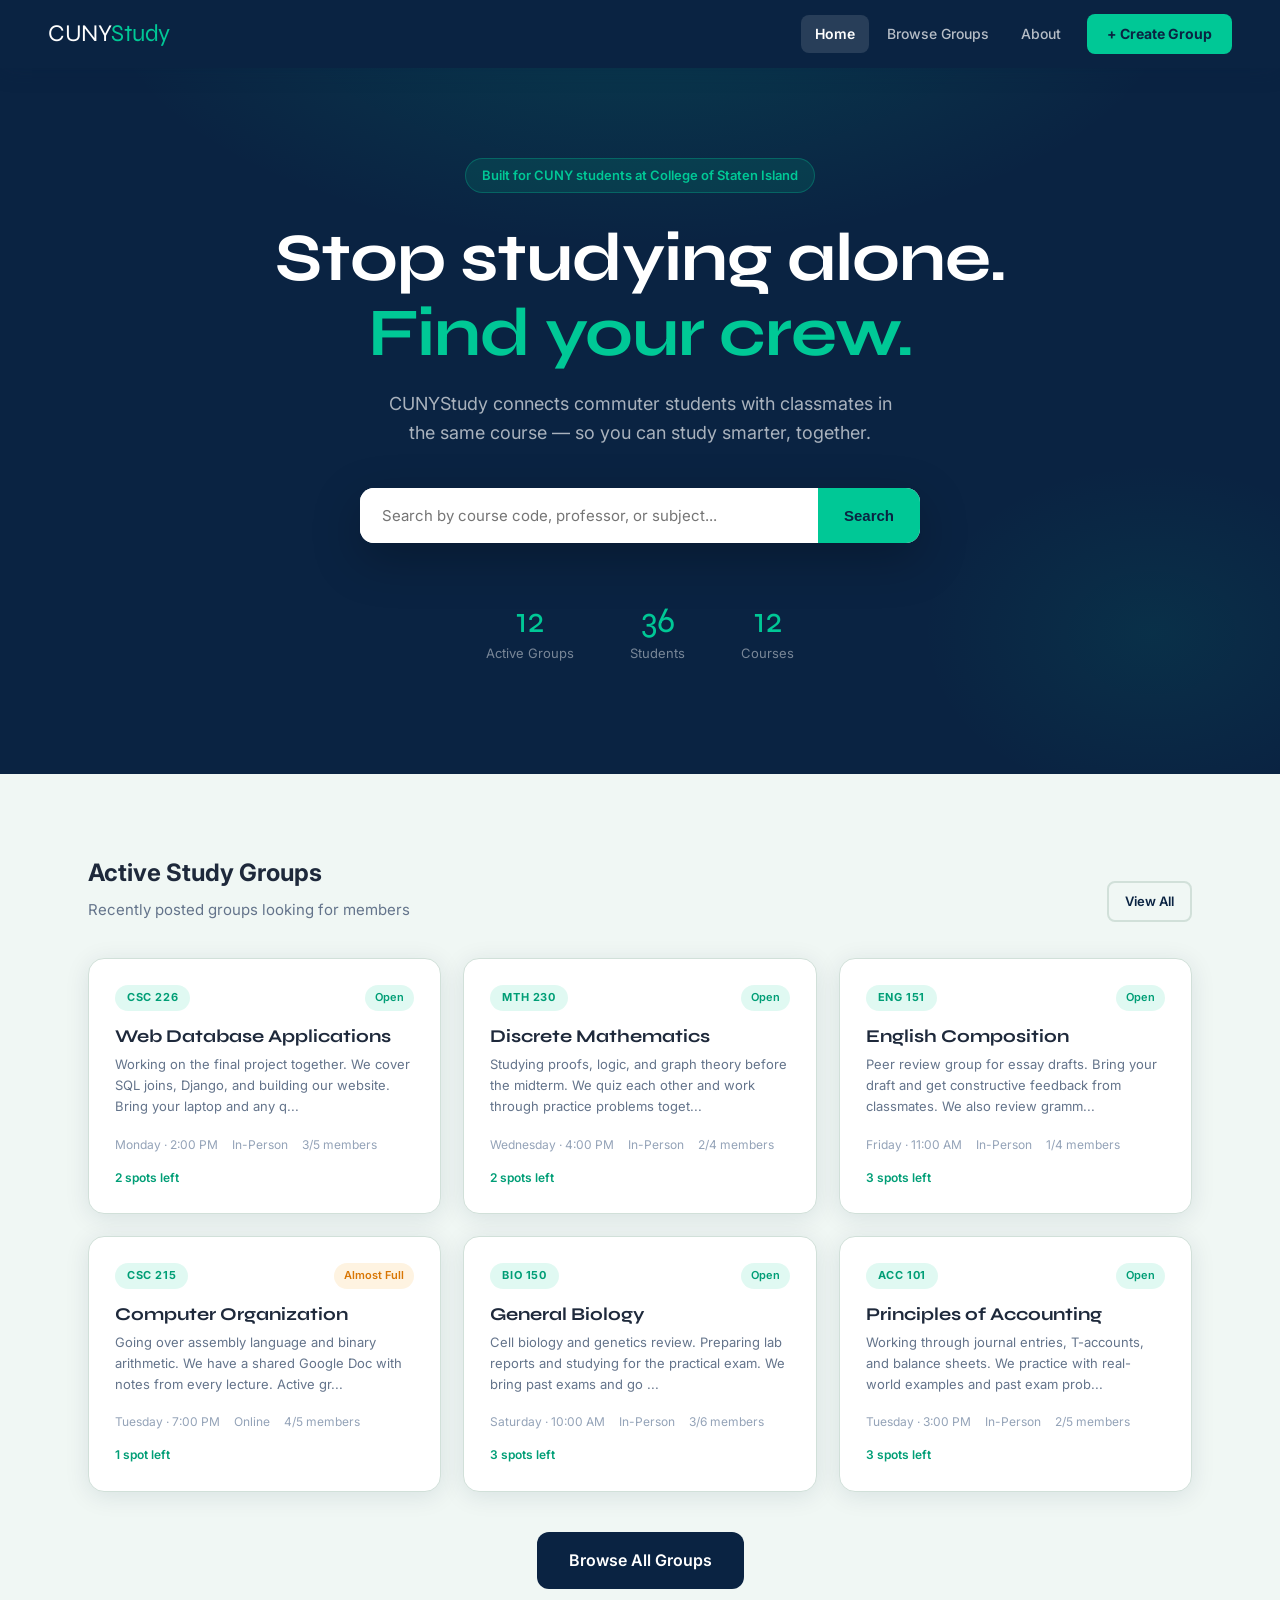
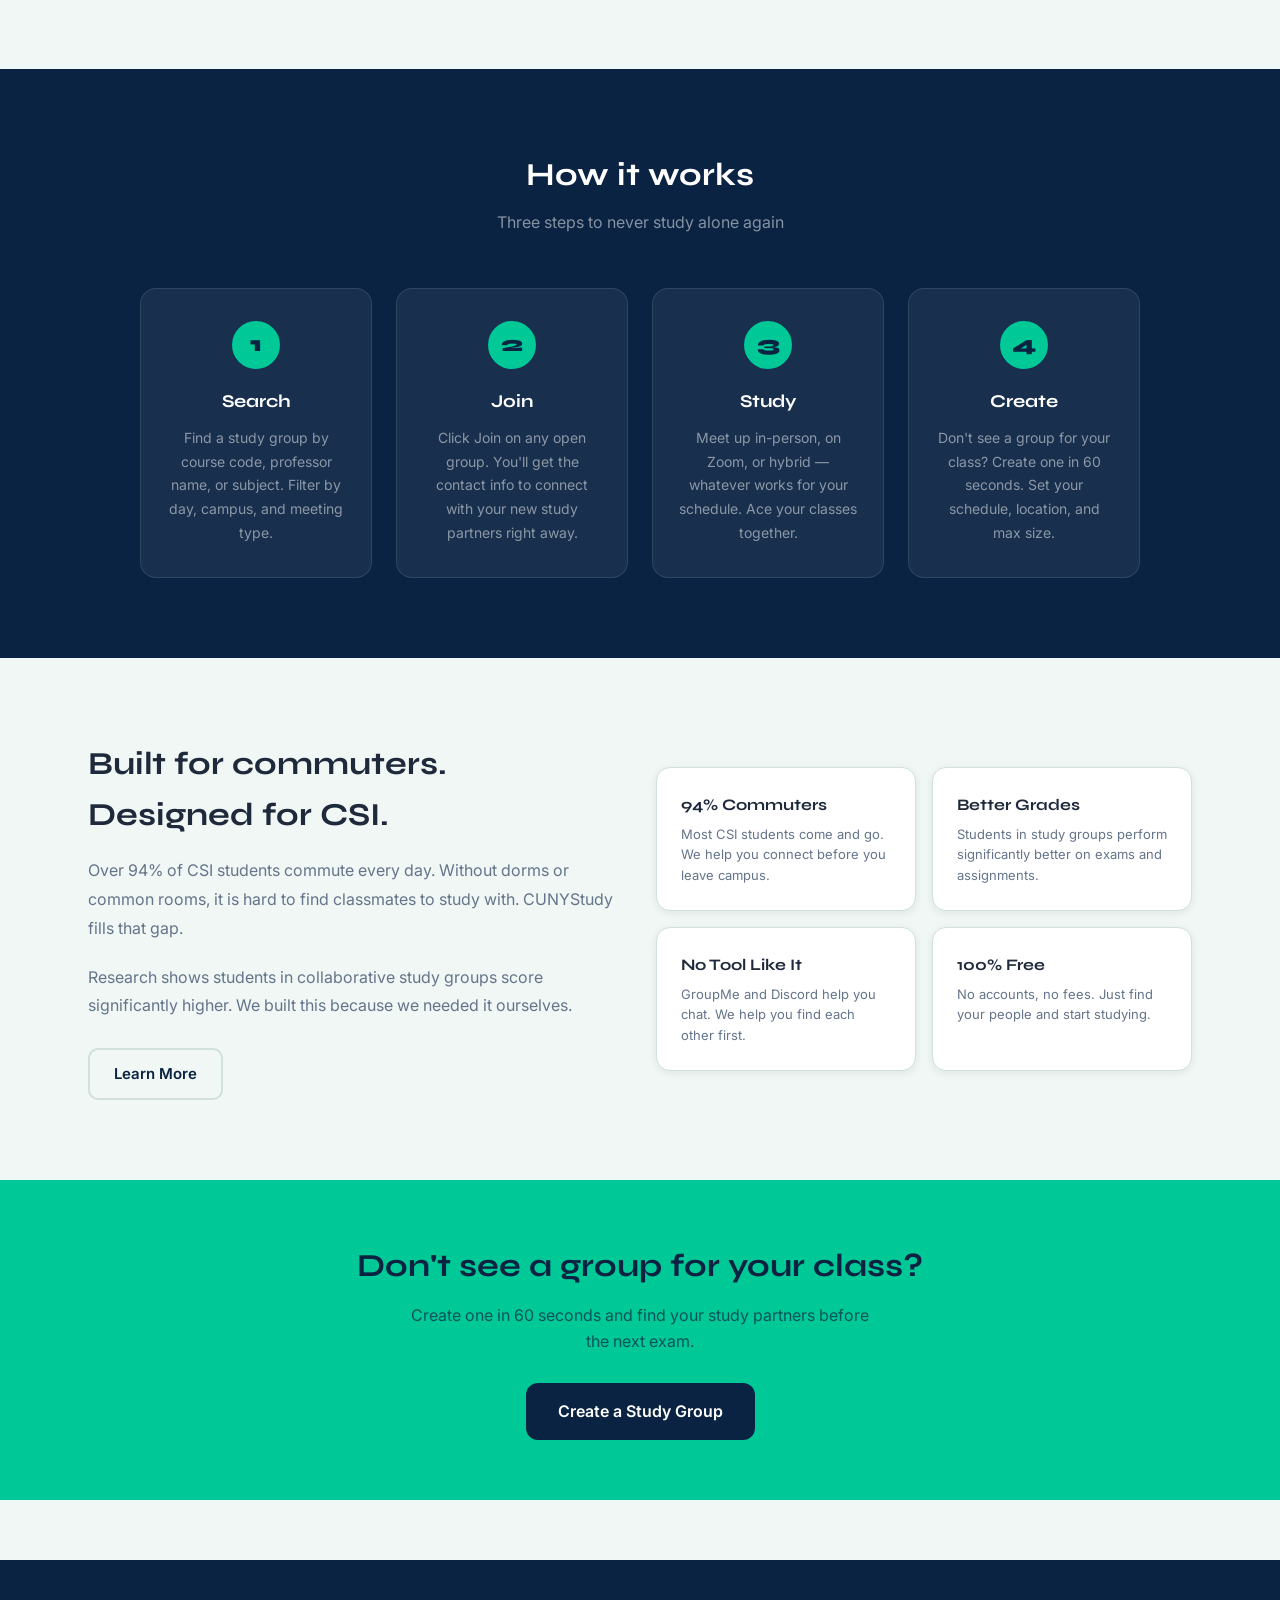
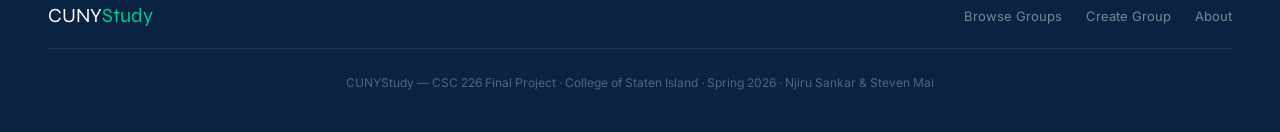
<file: index.html>
<!DOCTYPE html>
<html lang="en">
<head>
  <meta charset="UTF-8">
  <meta name="viewport" content="width=device-width, initial-scale=1.0">
  <title>CUNYStudy — Find Your Study Group at CSI</title>
  <link rel="stylesheet" href="style.css">
</head>
<body data-page="index">

<nav>
  <a class="nav-logo" href="index.html">CUNY<span>Study</span></a>
  <div class="nav-links">
    <a href="index.html" class="active hide-mobile">Home</a>
    <a href="browse.html" class="hide-mobile">Browse Groups</a>
    <a href="about.html" class="hide-mobile">About</a>
    <a href="create.html" class="nav-cta">+ Create Group</a>
  </div>
</nav>

<section class="hero">
  <div class="hero-bg"></div>
  <div class="hero-badge">Built for CUNY students at College of Staten Island</div>
  <h1>Stop studying alone.<br><span>Find your crew.</span></h1>
  <p>CUNYStudy connects commuter students with classmates in the same course — so you can study smarter, together.</p>
  <form class="hero-search-wrap" id="hero-search-form">
    <input type="text" id="hero-q" placeholder="Search by course code, professor, or subject...">
    <button type="submit">Search</button>
  </form>
  <div class="hero-stats">
    <div class="hero-stat"><span class="num" id="stat-groups">0</span><div class="lbl">Active Groups</div></div>
    <div class="hero-stat"><span class="num" id="stat-students">0</span><div class="lbl">Students</div></div>
    <div class="hero-stat"><span class="num" id="stat-courses">0</span><div class="lbl">Courses</div></div>
  </div>
</section>

<div class="section">
  <div class="section-head-row">
    <div>
      <h2>Active Study Groups</h2>
      <p style="color:var(--gray);font-size:15px;margin-top:6px;">Recently posted groups looking for members</p>
    </div>
    <a href="browse.html" class="btn btn-outline btn-sm">View All</a>
  </div>
  <div class="cards-grid" id="featured-grid"></div>
  <div style="text-align:center;margin-top:40px;">
    <a href="browse.html" class="btn btn-dark btn-lg">Browse All Groups</a>
  </div>
</div>

<div class="how-section">
  <div style="max-width:1000px;margin:0 auto;text-align:center;">
    <h2 style="font-family:'Syne',sans-serif;font-size:32px;color:#fff;margin-bottom:10px;">How it works</h2>
    <p style="color:rgba(255,255,255,0.5);margin-bottom:52px;font-size:16px;">Three steps to never study alone again</p>
    <div class="how-grid">
      <div class="how-card"><div class="how-num">1</div><h3>Search</h3><p>Find a study group by course code, professor name, or subject. Filter by day, campus, and meeting type.</p></div>
      <div class="how-card"><div class="how-num">2</div><h3>Join</h3><p>Click Join on any open group. You'll get the contact info to connect with your new study partners right away.</p></div>
      <div class="how-card"><div class="how-num">3</div><h3>Study</h3><p>Meet up in-person, on Zoom, or hybrid — whatever works for your schedule. Ace your classes together.</p></div>
      <div class="how-card"><div class="how-num">4</div><h3>Create</h3><p>Don't see a group for your class? Create one in 60 seconds. Set your schedule, location, and max size.</p></div>
    </div>
  </div>
</div>

<div class="section" style="max-width:1200px;">
  <div style="display:grid;grid-template-columns:1fr 1fr;gap:32px;align-items:center;" class="about-grid">
    <div>
      <h2 style="font-family:'Syne',sans-serif;font-size:32px;margin-bottom:16px;">Built for commuters.<br>Designed for CSI.</h2>
      <p style="color:var(--gray);font-size:16px;line-height:1.8;margin-bottom:20px;">Over 94% of CSI students commute every day. Without dorms or common rooms, it is hard to find classmates to study with. CUNYStudy fills that gap.</p>
      <p style="color:var(--gray);font-size:16px;line-height:1.8;margin-bottom:28px;">Research shows students in collaborative study groups score significantly higher. We built this because we needed it ourselves.</p>
      <a href="about.html" class="btn btn-outline">Learn More</a>
    </div>
    <div style="display:grid;grid-template-columns:1fr 1fr;gap:16px;">
      <div style="background:#fff;border-radius:14px;padding:24px;border:1px solid var(--border);box-shadow:var(--shadow-sm);"><h3 style="font-family:'Syne',sans-serif;font-size:16px;margin-bottom:6px;">94% Commuters</h3><p style="color:var(--gray);font-size:13px;line-height:1.6;">Most CSI students come and go. We help you connect before you leave campus.</p></div>
      <div style="background:#fff;border-radius:14px;padding:24px;border:1px solid var(--border);box-shadow:var(--shadow-sm);"><h3 style="font-family:'Syne',sans-serif;font-size:16px;margin-bottom:6px;">Better Grades</h3><p style="color:var(--gray);font-size:13px;line-height:1.6;">Students in study groups perform significantly better on exams and assignments.</p></div>
      <div style="background:#fff;border-radius:14px;padding:24px;border:1px solid var(--border);box-shadow:var(--shadow-sm);"><h3 style="font-family:'Syne',sans-serif;font-size:16px;margin-bottom:6px;">No Tool Like It</h3><p style="color:var(--gray);font-size:13px;line-height:1.6;">GroupMe and Discord help you chat. We help you find each other first.</p></div>
      <div style="background:#fff;border-radius:14px;padding:24px;border:1px solid var(--border);box-shadow:var(--shadow-sm);"><h3 style="font-family:'Syne',sans-serif;font-size:16px;margin-bottom:6px;">100% Free</h3><p style="color:var(--gray);font-size:13px;line-height:1.6;">No accounts, no fees. Just find your people and start studying.</p></div>
    </div>
  </div>
</div>

<div style="background:var(--teal);padding:60px 48px;text-align:center;">
  <h2 style="font-family:'Syne',sans-serif;font-size:32px;color:var(--navy);margin-bottom:12px;">Don't see a group for your class?</h2>
  <p style="color:rgba(10,35,66,0.7);font-size:16px;margin-bottom:28px;max-width:480px;margin-left:auto;margin-right:auto;">Create one in 60 seconds and find your study partners before the next exam.</p>
  <a href="create.html" class="btn btn-dark btn-lg">Create a Study Group</a>
</div>

<footer>
  <div class="footer-inner">
    <a class="footer-logo" href="index.html">CUNY<span>Study</span></a>
    <div class="footer-links">
      <a href="browse.html">Browse Groups</a>
      <a href="create.html">Create Group</a>
      <a href="about.html">About</a>
    </div>
  </div>
  <div class="footer-inner"><p class="footer-copy">CUNYStudy &mdash; CSC 226 Final Project &middot; College of Staten Island &middot; Spring 2026 &middot; Njiru Sankar & Steven Mai</p></div>
</footer>

<div class="toast"></div>
<script src="app.js"></script>
</body>
</html>
</file>
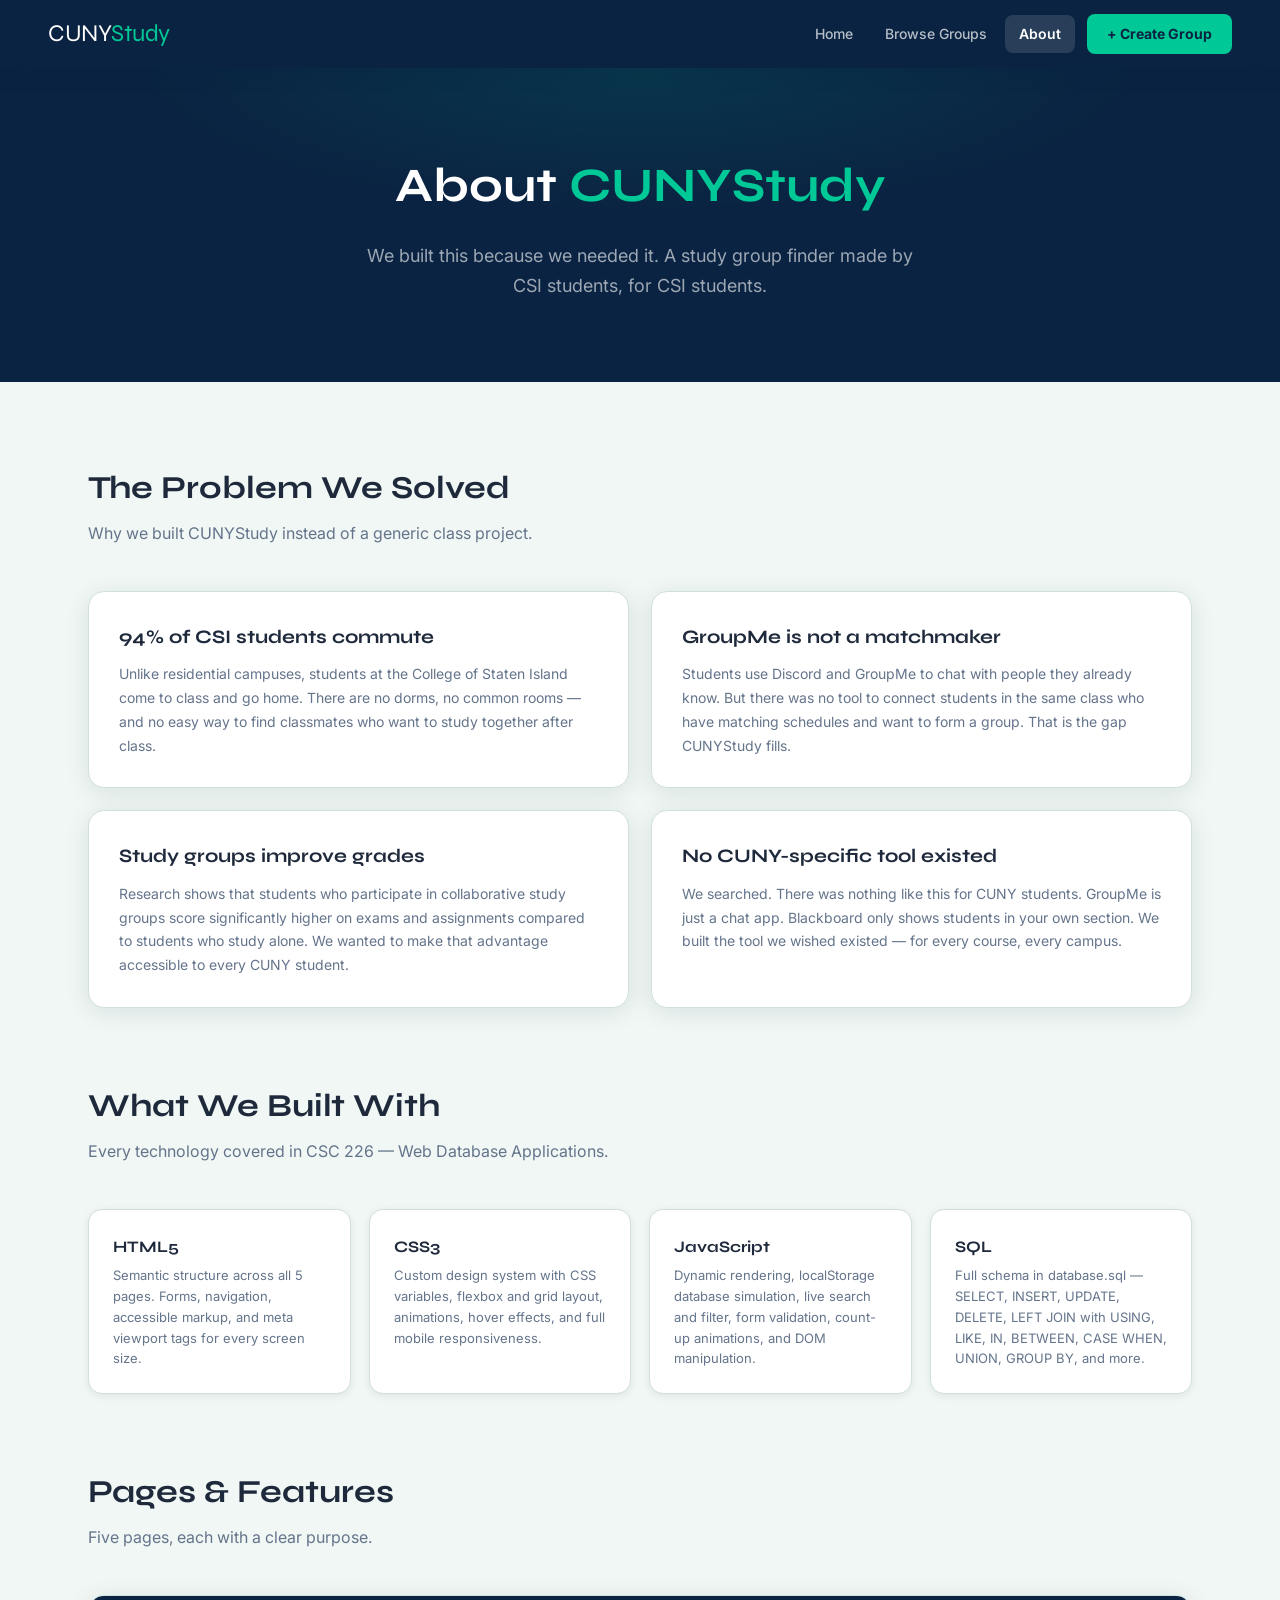
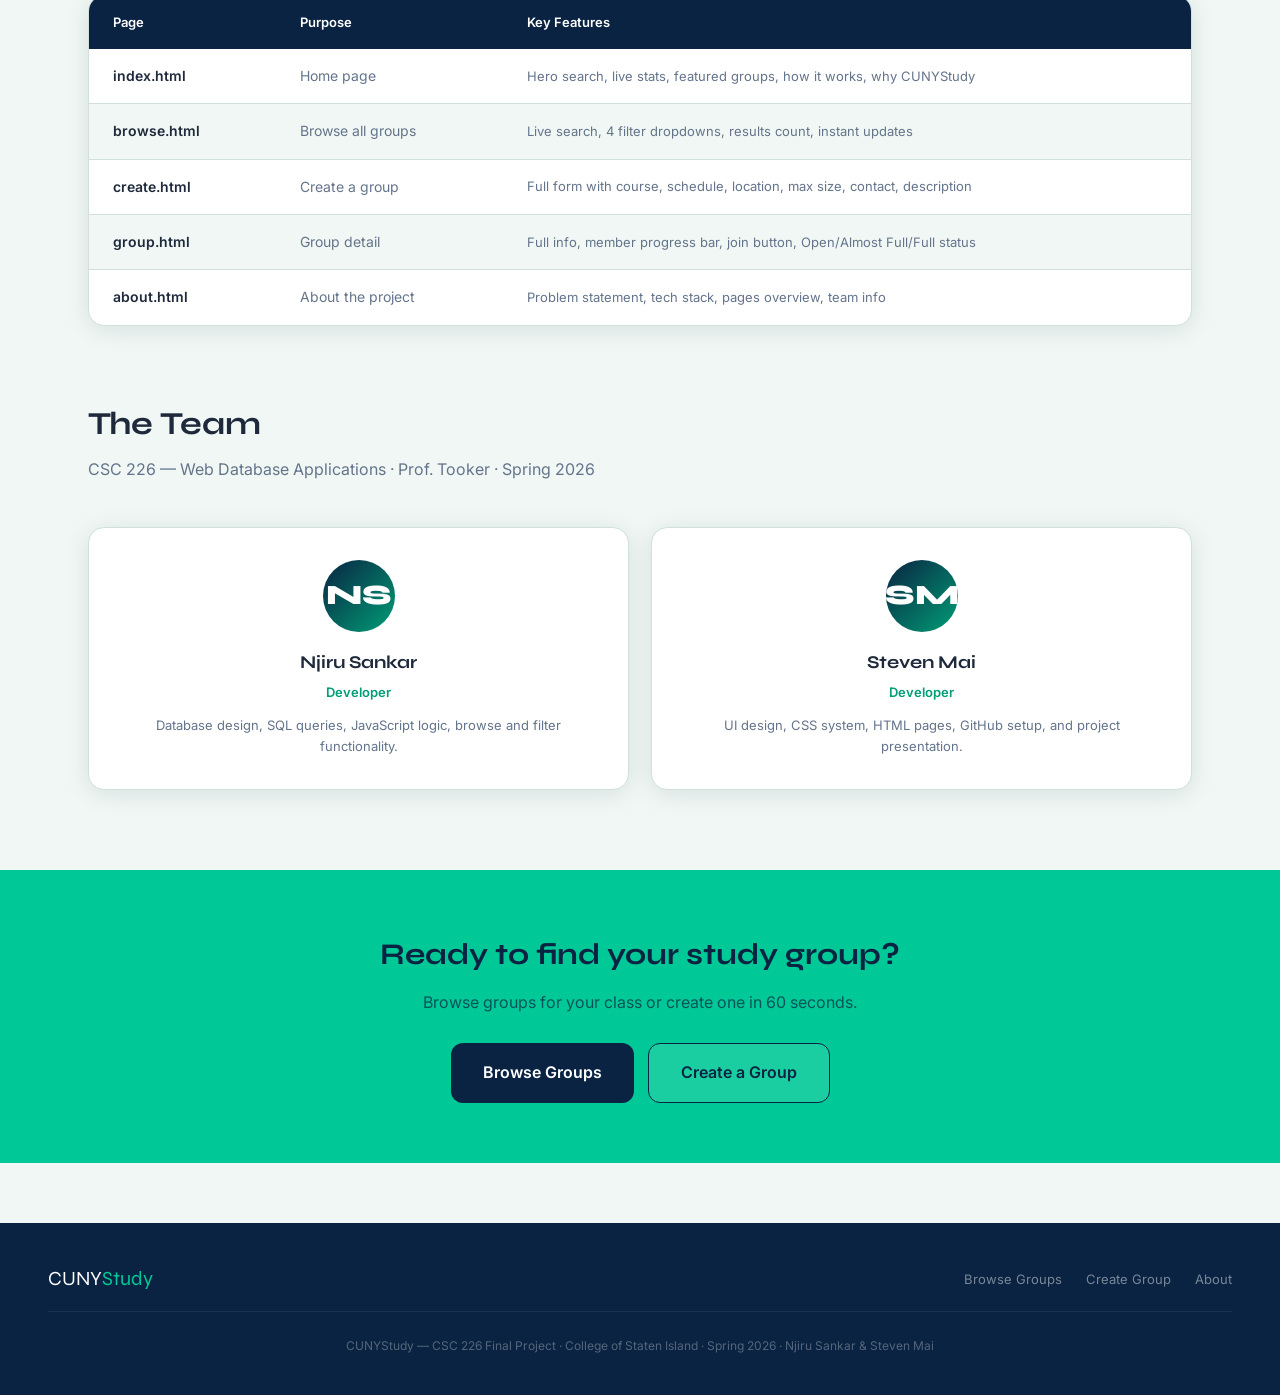
<file: about.html>
<!DOCTYPE html>
<html lang="en">
<head>
  <meta charset="UTF-8">
  <meta name="viewport" content="width=device-width, initial-scale=1.0">
  <title>About — CUNYStudy</title>
  <link rel="stylesheet" href="style.css">
</head>
<body data-page="about">

<nav>
  <a class="nav-logo" href="index.html">CUNY<span>Study</span></a>
  <div class="nav-links">
    <a href="index.html" class="hide-mobile">Home</a>
    <a href="browse.html" class="hide-mobile">Browse Groups</a>
    <a href="about.html" class="active hide-mobile">About</a>
    <a href="create.html" class="nav-cta">+ Create Group</a>
  </div>
</nav>

<div class="about-hero">
  <h1>About <span>CUNYStudy</span></h1>
  <p>We built this because we needed it. A study group finder made by CSI students, for CSI students.</p>
</div>

<div class="section">

  <div class="section-head">
    <h2>The Problem We Solved</h2>
    <p>Why we built CUNYStudy instead of a generic class project.</p>
  </div>
  <div class="about-grid">
    <div class="about-card">
      <h3>94% of CSI students commute</h3>
      <p>Unlike residential campuses, students at the College of Staten Island come to class and go home. There are no dorms, no common rooms — and no easy way to find classmates who want to study together after class.</p>
    </div>
    <div class="about-card">
      <h3>GroupMe is not a matchmaker</h3>
      <p>Students use Discord and GroupMe to chat with people they already know. But there was no tool to connect students in the same class who have matching schedules and want to form a group. That is the gap CUNYStudy fills.</p>
    </div>
    <div class="about-card">
      <h3>Study groups improve grades</h3>
      <p>Research shows that students who participate in collaborative study groups score significantly higher on exams and assignments compared to students who study alone. We wanted to make that advantage accessible to every CUNY student.</p>
    </div>
    <div class="about-card">
      <h3>No CUNY-specific tool existed</h3>
      <p>We searched. There was nothing like this for CUNY students. GroupMe is just a chat app. Blackboard only shows students in your own section. We built the tool we wished existed — for every course, every campus.</p>
    </div>
  </div>

  <div class="section-head" style="margin-top:72px;">
    <h2>What We Built With</h2>
    <p>Every technology covered in CSC 226 — Web Database Applications.</p>
  </div>
  <div class="tech-grid">
    <div class="tech-card">
      <h3>HTML5</h3>
      <p>Semantic structure across all 5 pages. Forms, navigation, accessible markup, and meta viewport tags for every screen size.</p>
    </div>
    <div class="tech-card">
      <h3>CSS3</h3>
      <p>Custom design system with CSS variables, flexbox and grid layout, animations, hover effects, and full mobile responsiveness.</p>
    </div>
    <div class="tech-card">
      <h3>JavaScript</h3>
      <p>Dynamic rendering, localStorage database simulation, live search and filter, form validation, count-up animations, and DOM manipulation.</p>
    </div>
    <div class="tech-card">
      <h3>SQL</h3>
      <p>Full schema in database.sql &mdash; SELECT, INSERT, UPDATE, DELETE, LEFT JOIN with USING, LIKE, IN, BETWEEN, CASE WHEN, UNION, GROUP BY, and more.</p>
    </div>
  </div>

  <div class="section-head" style="margin-top:72px;">
    <h2>Pages &amp; Features</h2>
    <p>Five pages, each with a clear purpose.</p>
  </div>
  <div style="background:#fff;border-radius:16px;border:1px solid var(--border);box-shadow:var(--shadow);overflow:hidden;">
    <table style="width:100%;border-collapse:collapse;">
      <thead>
        <tr style="background:var(--navy);">
          <th style="padding:16px 24px;text-align:left;color:#fff;font-size:13px;font-weight:600;">Page</th>
          <th style="padding:16px 24px;text-align:left;color:#fff;font-size:13px;font-weight:600;">Purpose</th>
          <th style="padding:16px 24px;text-align:left;color:#fff;font-size:13px;font-weight:600;">Key Features</th>
        </tr>
      </thead>
      <tbody>
        <tr style="border-bottom:1px solid var(--border);"><td style="padding:16px 24px;font-weight:600;font-size:14px;">index.html</td><td style="padding:16px 24px;font-size:14px;color:var(--gray);">Home page</td><td style="padding:16px 24px;font-size:13px;color:var(--gray);">Hero search, live stats, featured groups, how it works, why CUNYStudy</td></tr>
        <tr style="background:var(--light);border-bottom:1px solid var(--border);"><td style="padding:16px 24px;font-weight:600;font-size:14px;">browse.html</td><td style="padding:16px 24px;font-size:14px;color:var(--gray);">Browse all groups</td><td style="padding:16px 24px;font-size:13px;color:var(--gray);">Live search, 4 filter dropdowns, results count, instant updates</td></tr>
        <tr style="border-bottom:1px solid var(--border);"><td style="padding:16px 24px;font-weight:600;font-size:14px;">create.html</td><td style="padding:16px 24px;font-size:14px;color:var(--gray);">Create a group</td><td style="padding:16px 24px;font-size:13px;color:var(--gray);">Full form with course, schedule, location, max size, contact, description</td></tr>
        <tr style="background:var(--light);border-bottom:1px solid var(--border);"><td style="padding:16px 24px;font-weight:600;font-size:14px;">group.html</td><td style="padding:16px 24px;font-size:14px;color:var(--gray);">Group detail</td><td style="padding:16px 24px;font-size:13px;color:var(--gray);">Full info, member progress bar, join button, Open/Almost Full/Full status</td></tr>
        <tr><td style="padding:16px 24px;font-weight:600;font-size:14px;">about.html</td><td style="padding:16px 24px;font-size:14px;color:var(--gray);">About the project</td><td style="padding:16px 24px;font-size:13px;color:var(--gray);">Problem statement, tech stack, pages overview, team info</td></tr>
      </tbody>
    </table>
  </div>

  <div class="section-head" style="margin-top:72px;">
    <h2>The Team</h2>
    <p>CSC 226 &mdash; Web Database Applications &middot; Prof. Tooker &middot; Spring 2026</p>
  </div>
  <div class="team-row">
    <div class="team-card">
      <div class="team-avatar">NS</div>
      <h3>Njiru Sankar</h3>
      <div class="role">Developer</div>
      <p>Database design, SQL queries, JavaScript logic, browse and filter functionality.</p>
    </div>
    <div class="team-card">
      <div class="team-avatar">SM</div>
      <h3>Steven Mai</h3>
      <div class="role">Developer</div>
      <p>UI design, CSS system, HTML pages, GitHub setup, and project presentation.</p>
    </div>
  </div>

</div>

<div style="background:var(--teal);padding:60px 48px;text-align:center;margin-top:0;">
  <h2 style="font-family:'Syne',sans-serif;font-size:30px;color:var(--navy);margin-bottom:12px;">Ready to find your study group?</h2>
  <p style="color:rgba(10,35,66,0.7);font-size:16px;margin-bottom:28px;">Browse groups for your class or create one in 60 seconds.</p>
  <div style="display:flex;gap:14px;justify-content:center;flex-wrap:wrap;">
    <a href="browse.html" class="btn btn-dark btn-lg">Browse Groups</a>
    <a href="create.html" class="btn btn-ghost btn-lg" style="color:var(--navy);border-color:var(--navy);">Create a Group</a>
  </div>
</div>

<footer>
  <div class="footer-inner">
    <a class="footer-logo" href="index.html">CUNY<span>Study</span></a>
    <div class="footer-links">
      <a href="browse.html">Browse Groups</a>
      <a href="create.html">Create Group</a>
      <a href="about.html">About</a>
    </div>
  </div>
  <div class="footer-inner"><p class="footer-copy">CUNYStudy &mdash; CSC 226 Final Project &middot; College of Staten Island &middot; Spring 2026 &middot; Njiru Sankar & Steven Mai</p></div>
</footer>

<script src="app.js"></script>
</body>
</html>
</file>
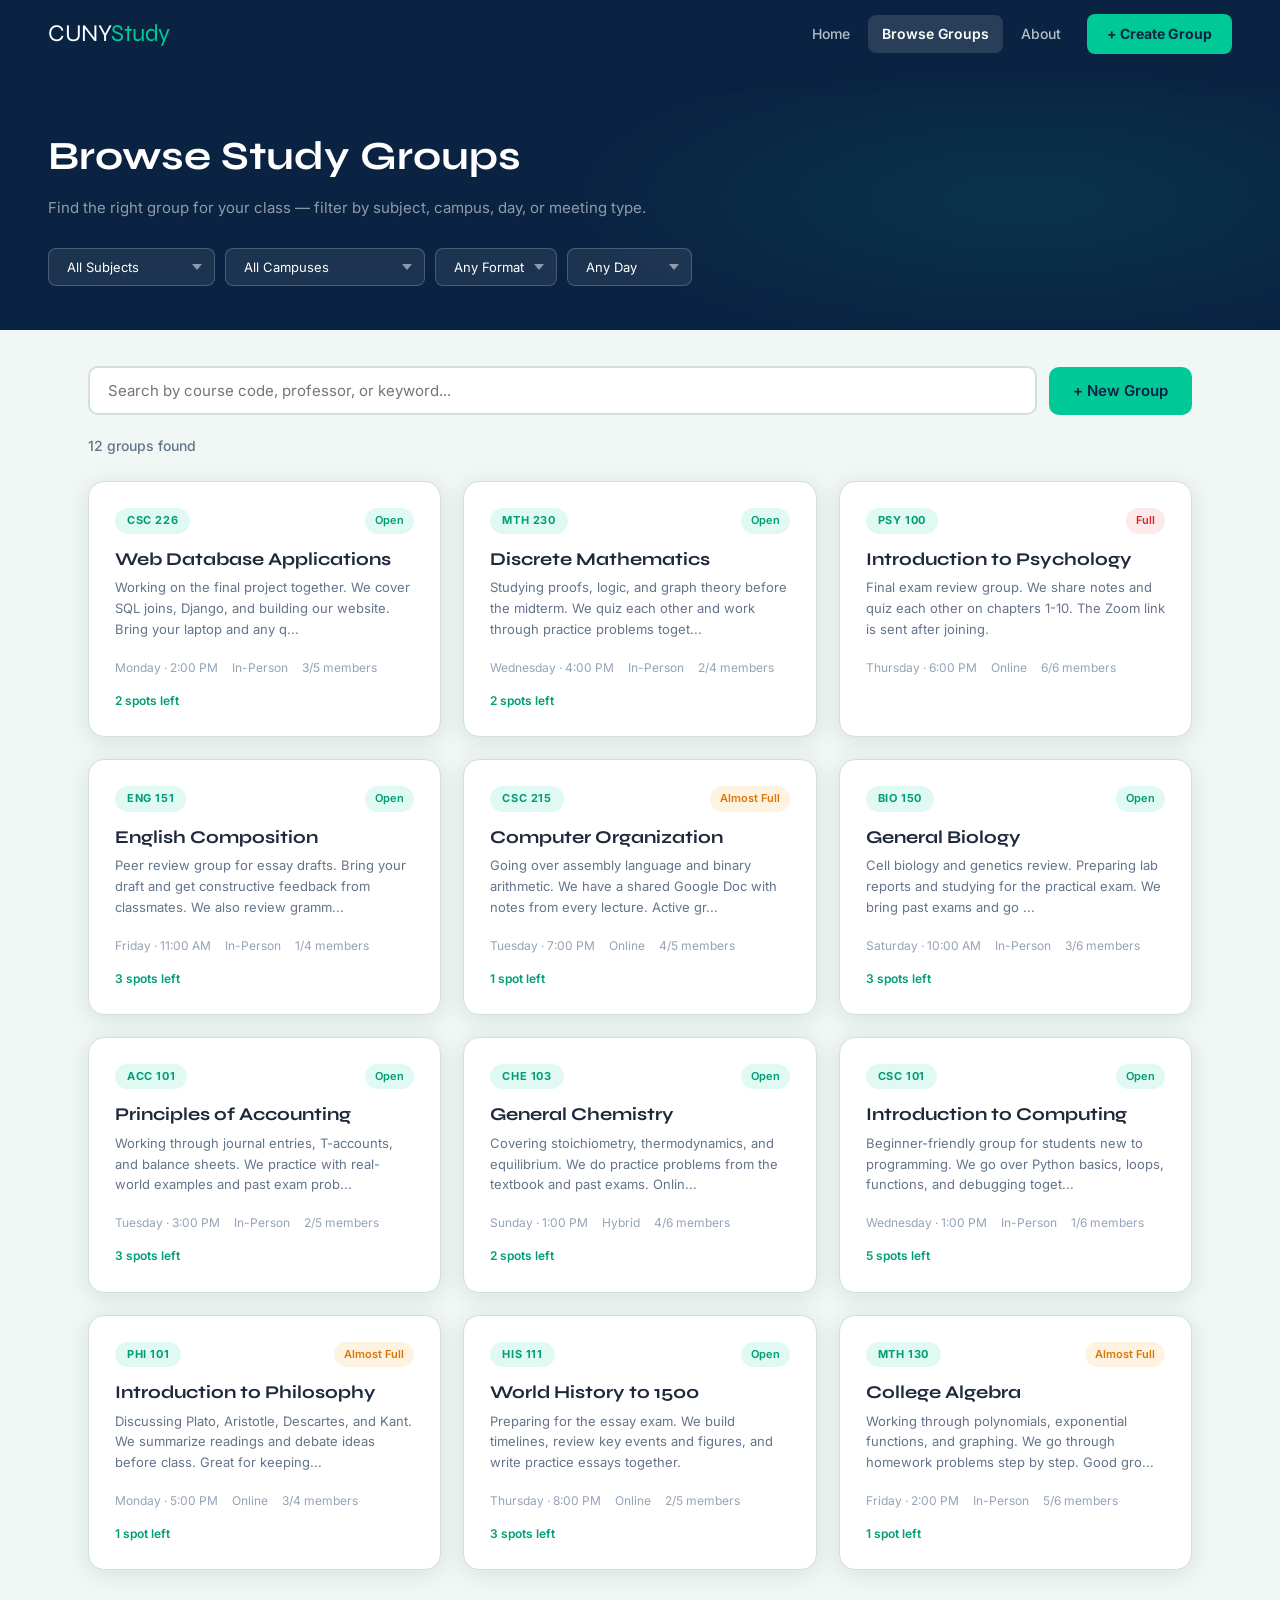
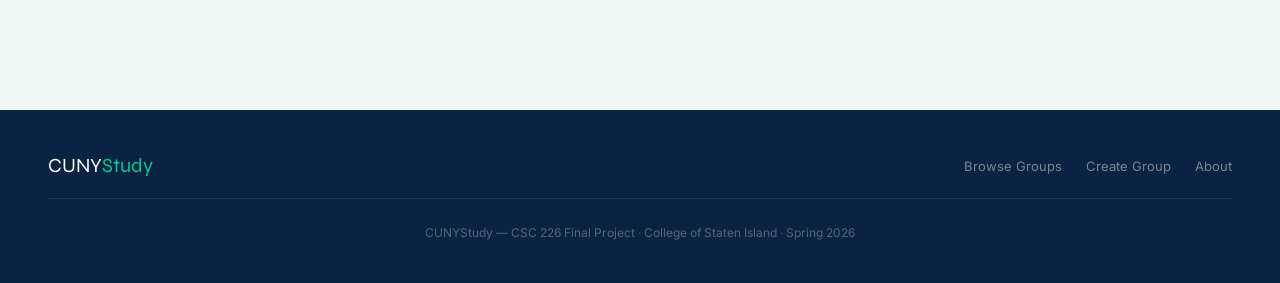
<file: browse.html>
<!DOCTYPE html>
<html lang="en">
<head>
  <meta charset="UTF-8">
  <meta name="viewport" content="width=device-width, initial-scale=1.0">
  <title>Browse Study Groups — CUNYStudy</title>
  <link rel="stylesheet" href="style.css">
</head>
<body data-page="browse">

<nav>
  <a class="nav-logo" href="index.html">CUNY<span>Study</span></a>
  <div class="nav-links">
    <a href="index.html" class="hide-mobile">Home</a>
    <a href="browse.html" class="active hide-mobile">Browse Groups</a>
    <a href="about.html" class="hide-mobile">About</a>
    <a href="create.html" class="nav-cta">+ Create Group</a>
  </div>
</nav>

<div class="page-header">
  <h1>Browse Study Groups</h1>
  <p>Find the right group for your class — filter by subject, campus, day, or meeting type.</p>
  <div class="filters">
    <select class="filter-select" id="filter-subject">
      <option value="all">All Subjects</option>
      <option value="Computer Science">Computer Science</option>
      <option value="Mathematics">Mathematics</option>
      <option value="Biology">Biology</option>
      <option value="Chemistry">Chemistry</option>
      <option value="Psychology">Psychology</option>
      <option value="English">English</option>
      <option value="History">History</option>
      <option value="Philosophy">Philosophy</option>
      <option value="Business">Business</option>
    </select>
    <select class="filter-select" id="filter-campus">
      <option value="all">All Campuses</option>
      <option value="College of Staten Island">College of Staten Island</option>
      <option value="Baruch College">Baruch College</option>
      <option value="Brooklyn College">Brooklyn College</option>
      <option value="City College">City College</option>
      <option value="Hunter College">Hunter College</option>
      <option value="Queens College">Queens College</option>
    </select>
    <select class="filter-select" id="filter-type">
      <option value="all">Any Format</option>
      <option value="In-Person">In-Person</option>
      <option value="Online">Online</option>
      <option value="Hybrid">Hybrid</option>
    </select>
    <select class="filter-select" id="filter-day">
      <option value="all">Any Day</option>
      <option value="Monday">Monday</option>
      <option value="Tuesday">Tuesday</option>
      <option value="Wednesday">Wednesday</option>
      <option value="Thursday">Thursday</option>
      <option value="Friday">Friday</option>
      <option value="Saturday">Saturday</option>
      <option value="Sunday">Sunday</option>
    </select>
  </div>
</div>

<div class="browse-body">
  <div class="search-row">
    <input type="text" id="search-input" placeholder="Search by course code, professor, or keyword...">
    <a href="create.html" class="btn btn-primary">+ New Group</a>
  </div>
  <div class="results-count" id="results-count"></div>
  <div class="cards-grid" id="browse-grid"></div>
</div>

<footer>
  <div class="footer-inner">
    <a class="footer-logo" href="index.html">CUNY<span>Study</span></a>
    <div class="footer-links">
      <a href="browse.html">Browse Groups</a>
      <a href="create.html">Create Group</a>
      <a href="about.html">About</a>
    </div>
  </div>
  <div class="footer-inner"><p class="footer-copy">CUNYStudy &mdash; CSC 226 Final Project &middot; College of Staten Island &middot; Spring 2026</p></div>
</footer>

<div class="toast"></div>
<script src="app.js"></script>
</body>
</html>
</file>
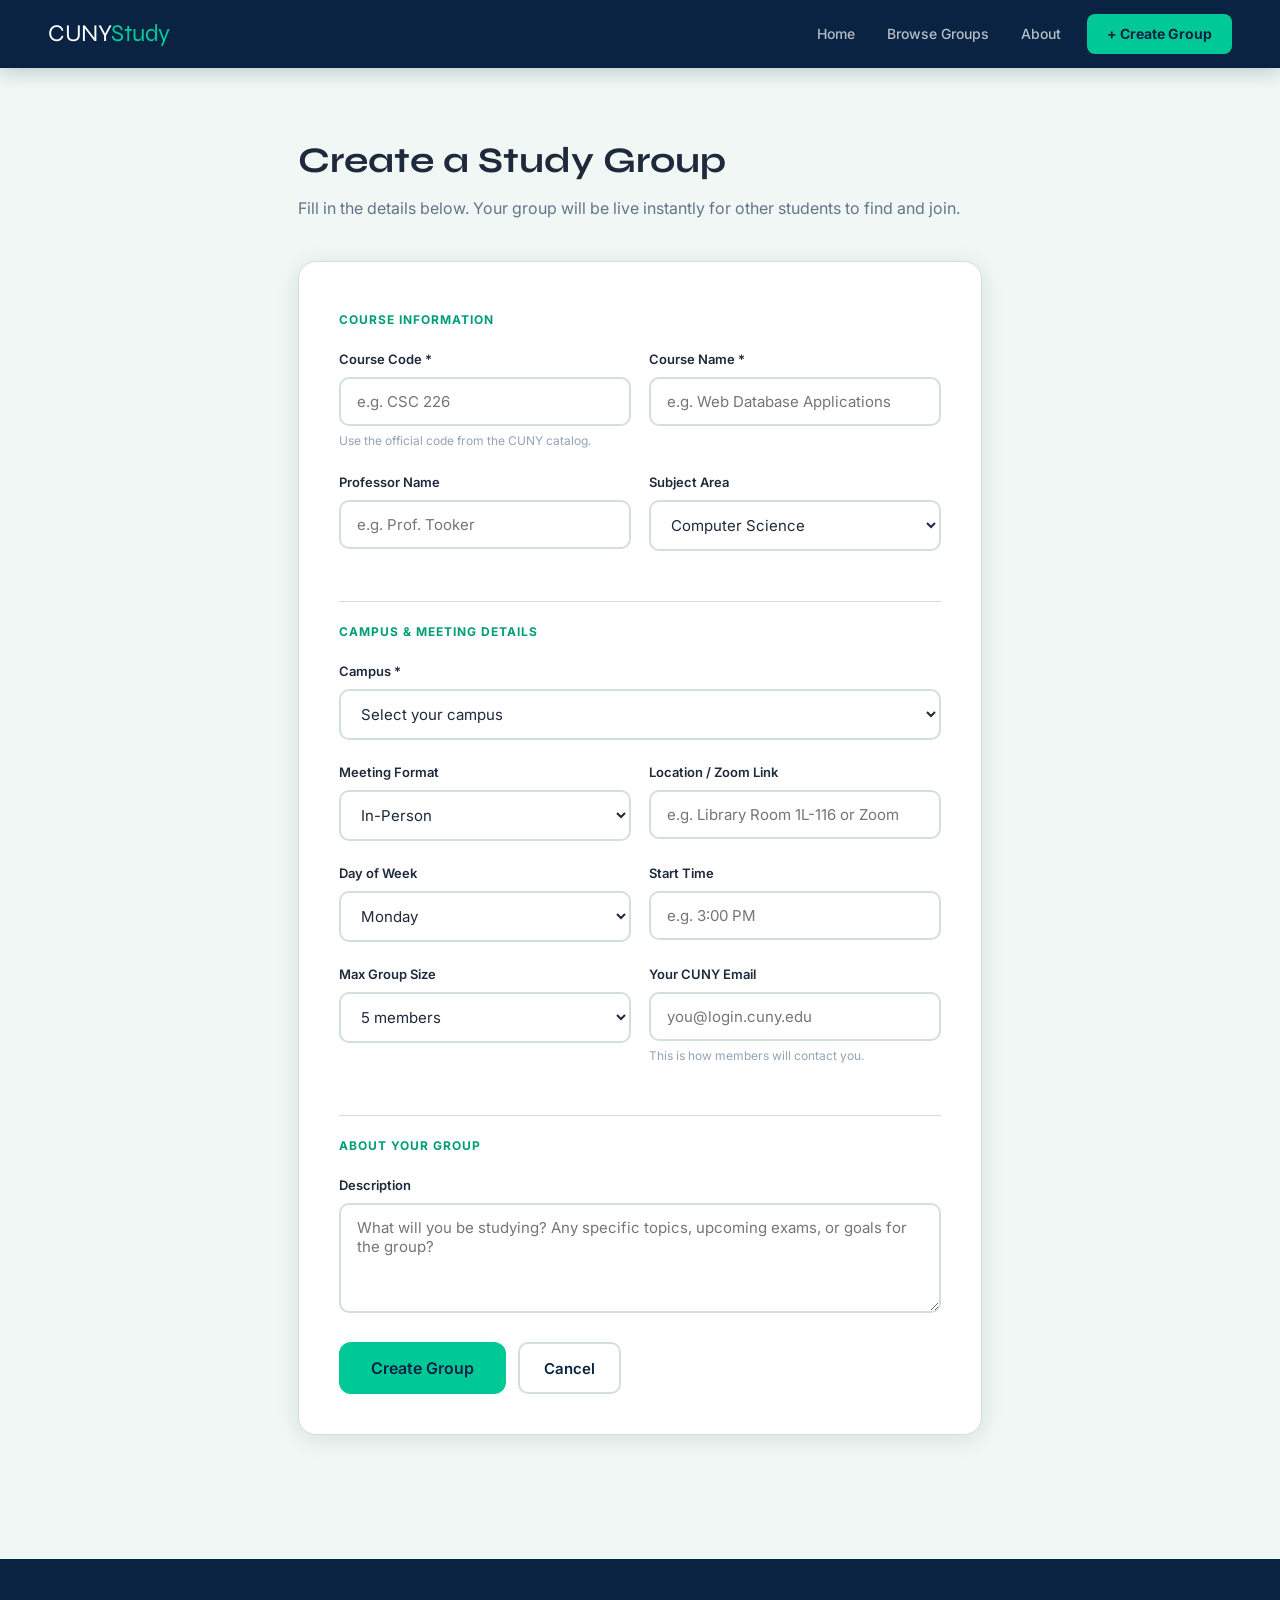
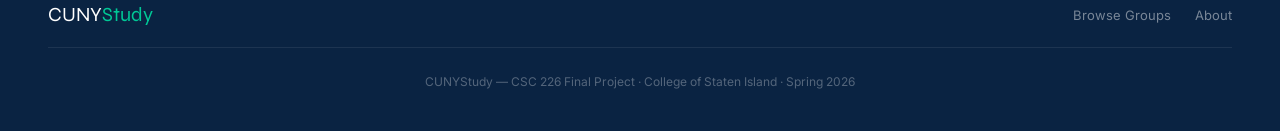
<file: create.html>
<!DOCTYPE html>
<html lang="en">
<head>
  <meta charset="UTF-8">
  <meta name="viewport" content="width=device-width, initial-scale=1.0">
  <title>Create a Study Group — CUNYStudy</title>
  <link rel="stylesheet" href="style.css">
</head>
<body data-page="create">

<nav>
  <a class="nav-logo" href="index.html">CUNY<span>Study</span></a>
  <div class="nav-links">
    <a href="index.html" class="hide-mobile">Home</a>
    <a href="browse.html" class="hide-mobile">Browse Groups</a>
    <a href="about.html" class="hide-mobile">About</a>
    <a href="create.html" class="nav-cta active">+ Create Group</a>
  </div>
</nav>

<div class="form-wrap">
  <h1>Create a Study Group</h1>
  <p class="subtitle">Fill in the details below. Your group will be live instantly for other students to find and join.</p>

  <div class="form-card">
    <form id="create-form">

      <div class="form-section-title">Course Information</div>

      <div class="form-row-2">
        <div class="form-group">
          <label for="course">Course Code *</label>
          <input type="text" id="course" placeholder="e.g. CSC 226" required>
          <div class="form-hint">Use the official code from the CUNY catalog.</div>
        </div>
        <div class="form-group">
          <label for="courseName">Course Name *</label>
          <input type="text" id="courseName" placeholder="e.g. Web Database Applications" required>
        </div>
      </div>

      <div class="form-row-2">
        <div class="form-group">
          <label for="professor">Professor Name</label>
          <input type="text" id="professor" placeholder="e.g. Prof. Tooker">
        </div>
        <div class="form-group">
          <label for="subject">Subject Area</label>
          <select id="subject">
            <option value="Computer Science">Computer Science</option>
            <option value="Mathematics">Mathematics</option>
            <option value="Biology">Biology</option>
            <option value="Chemistry">Chemistry</option>
            <option value="Psychology">Psychology</option>
            <option value="English">English</option>
            <option value="History">History</option>
            <option value="Philosophy">Philosophy</option>
            <option value="Business">Business</option>
            <option value="Other">Other</option>
          </select>
        </div>
      </div>

      <hr class="form-divider">
      <div class="form-section-title">Campus &amp; Meeting Details</div>

      <div class="form-group">
        <label for="campus">Campus *</label>
        <select id="campus" required>
          <option value="">Select your campus</option>
          <option value="College of Staten Island">College of Staten Island</option>
          <option value="Baruch College">Baruch College</option>
          <option value="Brooklyn College">Brooklyn College</option>
          <option value="City College">City College</option>
          <option value="Hunter College">Hunter College</option>
          <option value="Queens College">Queens College</option>
        </select>
      </div>

      <div class="form-row-2">
        <div class="form-group">
          <label for="meetingType">Meeting Format</label>
          <select id="meetingType">
            <option value="In-Person">In-Person</option>
            <option value="Online">Online</option>
            <option value="Hybrid">Hybrid (Both)</option>
          </select>
        </div>
        <div class="form-group">
          <label for="location">Location / Zoom Link</label>
          <input type="text" id="location" placeholder="e.g. Library Room 1L-116 or Zoom">
        </div>
      </div>

      <div class="form-row-2">
        <div class="form-group">
          <label for="day">Day of Week</label>
          <select id="day">
            <option value="Monday">Monday</option>
            <option value="Tuesday">Tuesday</option>
            <option value="Wednesday">Wednesday</option>
            <option value="Thursday">Thursday</option>
            <option value="Friday">Friday</option>
            <option value="Saturday">Saturday</option>
            <option value="Sunday">Sunday</option>
          </select>
        </div>
        <div class="form-group">
          <label for="time">Start Time</label>
          <input type="text" id="time" placeholder="e.g. 3:00 PM">
        </div>
      </div>

      <div class="form-row-2">
        <div class="form-group">
          <label for="maxMembers">Max Group Size</label>
          <select id="maxMembers">
            <option value="2">2 members</option>
            <option value="3">3 members</option>
            <option value="4">4 members</option>
            <option value="5" selected>5 members</option>
            <option value="6">6 members</option>
            <option value="8">8 members</option>
            <option value="10">10 members</option>
          </select>
        </div>
        <div class="form-group">
          <label for="contact">Your CUNY Email</label>
          <input type="email" id="contact" placeholder="you@login.cuny.edu">
          <div class="form-hint">This is how members will contact you.</div>
        </div>
      </div>

      <hr class="form-divider">
      <div class="form-section-title">About Your Group</div>

      <div class="form-group">
        <label for="description">Description</label>
        <textarea id="description" placeholder="What will you be studying? Any specific topics, upcoming exams, or goals for the group?"></textarea>
      </div>

      <div class="form-actions">
        <button type="submit" class="btn btn-primary btn-lg">Create Group</button>
        <button type="button" class="btn btn-outline" id="cancel-btn">Cancel</button>
      </div>
    </form>
  </div>
</div>

<footer>
  <div class="footer-inner">
    <a class="footer-logo" href="index.html">CUNY<span>Study</span></a>
    <div class="footer-links">
      <a href="browse.html">Browse Groups</a>
      <a href="about.html">About</a>
    </div>
  </div>
  <div class="footer-inner"><p class="footer-copy">CUNYStudy &mdash; CSC 226 Final Project &middot; College of Staten Island &middot; Spring 2026</p></div>
</footer>

<div class="toast"></div>
<script src="app.js"></script>
</body>
</html>
</file>
<file: style.css>
@import url('https://fonts.googleapis.com/css2?family=Inter:wght@300;400;500;600;700;800&family=Syne:wght@700;800&display=swap');

:root {
  --navy:   #0a2342;
  --navy2:  #0f2e58;
  --teal:   #00c896;
  --teal2:  #009e76;
  --light:  #f0f7f4;
  --light2: #e8f4ef;
  --gray:   #64748b;
  --gray2:  #94a3b8;
  --border: #d1e0d9;
  --white:  #ffffff;
  --text:   #1e293b;
  --shadow-sm: 0 2px 8px rgba(10,35,66,0.08);
  --shadow:    0 4px 24px rgba(10,35,66,0.10);
  --shadow-lg: 0 12px 40px rgba(10,35,66,0.16);
}

*, *::before, *::after { margin:0; padding:0; box-sizing:border-box; }
html { scroll-behavior: smooth; }
body { font-family:'Inter',sans-serif; background:var(--light); color:var(--text); min-height:100vh; line-height:1.6; }
::-webkit-scrollbar { width:6px; }
::-webkit-scrollbar-track { background:var(--light); }
::-webkit-scrollbar-thumb { background:var(--teal2); border-radius:3px; }

/* NAV */
nav {
  background:var(--navy); padding:0 48px;
  display:flex; align-items:center; justify-content:space-between;
  height:68px; position:sticky; top:0; z-index:200;
  box-shadow:0 2px 20px rgba(10,35,66,0.25);
}
.nav-logo { font-family:'Syne',sans-serif; font-size:24px; color:var(--white); text-decoration:none; letter-spacing:-0.5px; }
.nav-logo span { color:var(--teal); }
.nav-links { display:flex; gap:4px; align-items:center; }
.nav-links a { color:rgba(255,255,255,0.7); text-decoration:none; font-size:14px; font-weight:500; padding:8px 14px; border-radius:8px; transition:all 0.2s; }
.nav-links a:hover { color:#fff; background:rgba(255,255,255,0.1); }
.nav-links a.active { color:#fff; background:rgba(255,255,255,0.12); font-weight:600; }
.nav-cta { background:var(--teal)!important; color:var(--navy)!important; font-weight:700!important; padding:9px 20px!important; border-radius:8px!important; margin-left:8px; }
.nav-cta:hover { background:var(--teal2)!important; color:#fff!important; }

/* BUTTONS */
.btn { display:inline-flex; align-items:center; gap:8px; padding:12px 24px; border-radius:10px; font-family:'Inter',sans-serif; font-size:15px; font-weight:600; cursor:pointer; border:none; transition:all 0.2s; text-decoration:none; white-space:nowrap; }
.btn-primary { background:var(--teal); color:var(--navy); }
.btn-primary:hover { background:var(--teal2); color:#fff; transform:translateY(-2px); box-shadow:0 8px 20px rgba(0,200,150,0.3); }
.btn-outline { background:transparent; color:var(--navy); border:2px solid var(--border); }
.btn-outline:hover { border-color:var(--teal); color:var(--teal); }
.btn-dark { background:var(--navy); color:var(--white); }
.btn-dark:hover { background:var(--navy2); transform:translateY(-2px); box-shadow:0 8px 24px rgba(10,35,66,0.25); }
.btn-ghost { background:rgba(255,255,255,0.1); color:#fff; border:1px solid rgba(255,255,255,0.2); }
.btn-ghost:hover { background:rgba(255,255,255,0.18); }
.btn-sm { padding:8px 16px; font-size:13px; border-radius:8px; }
.btn-lg { padding:16px 32px; font-size:16px; border-radius:12px; }

/* HERO */
.hero { background:var(--navy); padding:90px 48px 110px; text-align:center; position:relative; overflow:hidden; }
.hero-bg { position:absolute; inset:0; pointer-events:none; background: radial-gradient(ellipse 60% 50% at 50% -10%, rgba(0,200,150,0.15) 0%, transparent 70%), radial-gradient(ellipse 30% 40% at 90% 80%, rgba(0,200,150,0.08) 0%, transparent 60%); }
.hero-badge { display:inline-flex; align-items:center; gap:8px; background:rgba(0,200,150,0.12); border:1px solid rgba(0,200,150,0.3); color:var(--teal); font-size:13px; font-weight:600; padding:6px 16px; border-radius:20px; margin-bottom:28px; position:relative; }
.hero h1 { font-family:'Syne',sans-serif; font-size:clamp(38px,6vw,68px); color:var(--white); line-height:1.1; margin-bottom:20px; position:relative; letter-spacing:-1px; }
.hero h1 span { color:var(--teal); }
.hero p { color:rgba(255,255,255,0.65); font-size:18px; max-width:520px; margin:0 auto 40px; position:relative; }
.hero-search-wrap { display:flex; max-width:560px; margin:0 auto 60px; background:#fff; border-radius:14px; overflow:hidden; box-shadow:0 16px 48px rgba(0,0,0,0.25); position:relative; }
.hero-search-wrap input { flex:1; padding:18px 22px; border:none; outline:none; font-family:'Inter',sans-serif; font-size:15px; color:var(--text); }
.hero-search-wrap button { padding:14px 26px; background:var(--teal); color:var(--navy); font-weight:700; font-size:15px; border:none; cursor:pointer; transition:background 0.2s; }
.hero-search-wrap button:hover { background:var(--teal2); color:#fff; }
.hero-stats { display:flex; justify-content:center; gap:56px; position:relative; }
.hero-stat .num { font-family:'Syne',sans-serif; font-size:36px; color:var(--teal); display:block; line-height:1; }
.hero-stat .lbl { color:rgba(255,255,255,0.45); font-size:13px; margin-top:4px; }

/* SECTION */
.section { padding:80px 48px; max-width:1200px; margin:0 auto; }
.section-head { margin-bottom:44px; }
.section-head h2 { font-family:'Syne',sans-serif; font-size:32px; margin-bottom:8px; }
.section-head p { color:var(--gray); font-size:16px; }
.section-head-row { display:flex; justify-content:space-between; align-items:flex-end; margin-bottom:36px; }

/* CARDS */
.cards-grid { display:grid; grid-template-columns:repeat(auto-fill,minmax(320px,1fr)); gap:22px; }
.card { background:var(--white); border-radius:16px; padding:26px; box-shadow:var(--shadow); border:1px solid var(--border); transition:transform 0.25s, box-shadow 0.25s; text-decoration:none; color:var(--text); display:block; cursor:pointer; position:relative; overflow:hidden; }
.card::before { content:''; position:absolute; top:0; left:0; width:4px; height:100%; background:var(--teal); transform:scaleY(0); transform-origin:bottom; transition:transform 0.25s; }
.card:hover { transform:translateY(-5px); box-shadow:var(--shadow-lg); }
.card:hover::before { transform:scaleY(1); }
.card-top { display:flex; justify-content:space-between; align-items:flex-start; margin-bottom:14px; }
.card-tag { background:rgba(0,200,150,0.12); color:var(--teal2); font-size:11px; font-weight:700; padding:4px 12px; border-radius:20px; text-transform:uppercase; letter-spacing:0.6px; }
.badge { font-size:11px; font-weight:600; padding:4px 10px; border-radius:20px; }
.badge-open { background:rgba(0,200,150,0.12); color:var(--teal2); }
.badge-full { background:rgba(220,38,38,0.1); color:#dc2626; }
.badge-almost { background:rgba(245,158,11,0.12); color:#d97706; }
.card h3 { font-family:'Syne',sans-serif; font-size:18px; margin-bottom:6px; line-height:1.3; }
.card .desc { color:var(--gray); font-size:13px; line-height:1.6; margin-bottom:18px; }
.card-meta { display:flex; gap:14px; font-size:12px; color:var(--gray2); flex-wrap:wrap; align-items:center; }
.card-meta span { display:flex; align-items:center; gap:4px; }
.spots-left { color:var(--teal2)!important; font-weight:600!important; }

/* PAGE HEADER */
.page-header { background:var(--navy); padding:56px 48px 44px; position:relative; overflow:hidden; }
.page-header::before { content:''; position:absolute; inset:0; background:radial-gradient(ellipse 50% 80% at 80% 50%, rgba(0,200,150,0.1) 0%, transparent 70%); pointer-events:none; }
.page-header h1 { font-family:'Syne',sans-serif; font-size:40px; color:#fff; margin-bottom:8px; position:relative; }
.page-header p { color:rgba(255,255,255,0.55); font-size:15px; margin-bottom:28px; position:relative; }
.filters { display:flex; gap:10px; flex-wrap:wrap; position:relative; }
.filter-select { padding:10px 18px; border-radius:8px; border:1px solid rgba(255,255,255,0.2); background:rgba(255,255,255,0.08); color:#fff; font-family:'Inter',sans-serif; font-size:13px; cursor:pointer; outline:none; transition:all 0.2s; -webkit-appearance:none; appearance:none; background-image:url("data:image/svg+xml,%3Csvg xmlns='http://www.w3.org/2000/svg' width='10' height='6'%3E%3Cpath d='M0 0l5 6 5-6z' fill='rgba(255,255,255,0.5)'/%3E%3C/svg%3E"); background-repeat:no-repeat; background-position:right 12px center; padding-right:32px; }
.filter-select:hover { background-color:rgba(255,255,255,0.14); border-color:rgba(255,255,255,0.35); }
.filter-select option { background:var(--navy); }

.browse-body { padding:36px 48px 80px; max-width:1200px; margin:0 auto; }
.search-row { display:flex; gap:12px; margin-bottom:20px; align-items:center; }
.search-row input { flex:1; padding:13px 18px; border:2px solid var(--border); border-radius:10px; font-family:'Inter',sans-serif; font-size:15px; outline:none; background:#fff; color:var(--text); transition:border-color 0.2s; }
.search-row input:focus { border-color:var(--teal); }
.results-count { color:var(--gray); font-size:14px; margin-bottom:24px; font-weight:500; }

/* CREATE FORM */
.form-wrap { padding:64px 48px; max-width:780px; margin:0 auto; }
.form-wrap h1 { font-family:'Syne',sans-serif; font-size:36px; margin-bottom:6px; }
.form-wrap .subtitle { color:var(--gray); margin-bottom:40px; font-size:16px; }
.form-card { background:#fff; border-radius:18px; padding:40px; box-shadow:var(--shadow); border:1px solid var(--border); }
.form-section-title { font-size:12px; font-weight:700; text-transform:uppercase; letter-spacing:1px; color:var(--teal2); margin-bottom:20px; margin-top:8px; }
.form-group { margin-bottom:22px; }
.form-group label { display:block; font-weight:600; font-size:13px; margin-bottom:7px; color:var(--text); }
.form-group input, .form-group select, .form-group textarea { width:100%; padding:13px 16px; border:2px solid var(--border); border-radius:10px; font-family:'Inter',sans-serif; font-size:15px; color:var(--text); background:#fff; transition:border-color 0.2s; outline:none; }
.form-group input:focus, .form-group select:focus, .form-group textarea:focus { border-color:var(--teal); box-shadow:0 0 0 3px rgba(0,200,150,0.1); }
.form-group textarea { resize:vertical; min-height:110px; }
.form-row-2 { display:grid; grid-template-columns:1fr 1fr; gap:18px; }
.form-hint { font-size:12px; color:var(--gray2); margin-top:5px; }
.form-actions { display:flex; gap:12px; margin-top:12px; }
.form-divider { border:none; border-top:1px solid var(--border); margin:28px 0 20px; }

/* GROUP DETAIL */
.detail-header { background:var(--navy); padding:56px 48px 48px; position:relative; overflow:hidden; }
.detail-header::before { content:''; position:absolute; inset:0; background:radial-gradient(ellipse 60% 80% at 90% 50%, rgba(0,200,150,0.1) 0%, transparent 70%); pointer-events:none; }
.detail-body { max-width:1100px; margin:0 auto; padding:44px 48px 80px; }
.detail-grid { display:grid; grid-template-columns:1fr 360px; gap:32px; align-items:start; }
.detail-card { background:#fff; border-radius:16px; padding:30px; border:1px solid var(--border); box-shadow:var(--shadow); margin-bottom:20px; }
.detail-card h3 { font-family:'Syne',sans-serif; font-size:18px; margin-bottom:18px; }
.detail-row { display:flex; gap:14px; align-items:flex-start; margin-bottom:18px; }
.detail-label { background:var(--navy); color:var(--white); font-size:10px; font-weight:700; padding:3px 8px; border-radius:4px; flex-shrink:0; text-transform:uppercase; letter-spacing:0.3px; margin-top:2px; }
.detail-row-label { font-size:11px; text-transform:uppercase; letter-spacing:0.5px; color:var(--gray2); font-weight:600; margin-bottom:2px; }
.detail-row-val { font-weight:500; font-size:15px; color:var(--text); }
.progress-bar-wrap { background:var(--light); border-radius:8px; height:10px; overflow:hidden; margin:12px 0 6px; }
.progress-bar-fill { height:100%; background:linear-gradient(90deg,var(--teal),var(--teal2)); border-radius:8px; transition:width 0.5s; }

/* HOW IT WORKS */
.how-section { background:var(--navy); padding:80px 48px; }
.how-grid { display:grid; grid-template-columns:repeat(auto-fit,minmax(220px,1fr)); gap:24px; max-width:1000px; margin:0 auto; }
.how-card { background:rgba(255,255,255,0.06); border:1px solid rgba(255,255,255,0.1); border-radius:16px; padding:32px 26px; text-align:center; transition:background 0.2s; }
.how-card:hover { background:rgba(255,255,255,0.1); }
.how-num { width:48px; height:48px; background:var(--teal); color:var(--navy); border-radius:50%; display:flex; align-items:center; justify-content:center; font-size:22px; font-weight:800; margin:0 auto 18px; font-family:'Syne',sans-serif; }
.how-card h3 { color:#fff; font-family:'Syne',sans-serif; font-size:18px; margin-bottom:10px; }
.how-card p { color:rgba(255,255,255,0.5); font-size:14px; line-height:1.7; }

/* ABOUT */
.about-hero { background:var(--navy); padding:80px 48px; text-align:center; position:relative; overflow:hidden; }
.about-hero::before { content:''; position:absolute; inset:0; background:radial-gradient(ellipse 60% 70% at 50% 0%, rgba(0,200,150,0.12) 0%, transparent 65%); pointer-events:none; }
.about-hero h1 { font-family:'Syne',sans-serif; font-size:48px; color:#fff; margin-bottom:16px; position:relative; }
.about-hero h1 span { color:var(--teal); }
.about-hero p { color:rgba(255,255,255,0.6); font-size:18px; max-width:560px; margin:0 auto; line-height:1.7; position:relative; }
.about-grid { display:grid; grid-template-columns:1fr 1fr; gap:22px; }
.about-card { background:#fff; border-radius:16px; padding:30px; border:1px solid var(--border); box-shadow:var(--shadow); }
.about-card h3 { font-family:'Syne',sans-serif; font-size:19px; margin-bottom:10px; }
.about-card p { color:var(--gray); font-size:14px; line-height:1.7; }
.team-row { display:flex; gap:22px; flex-wrap:wrap; }
.team-card { background:#fff; border-radius:16px; padding:32px; flex:1; min-width:220px; border:1px solid var(--border); box-shadow:var(--shadow); text-align:center; }
.team-avatar { width:72px; height:72px; background:linear-gradient(135deg,var(--navy),var(--teal2)); border-radius:50%; display:flex; align-items:center; justify-content:center; font-size:28px; margin:0 auto 16px; font-family:'Syne',sans-serif; font-weight:800; color:#fff; }
.team-card h3 { font-family:'Syne',sans-serif; font-size:18px; margin-bottom:6px; }
.team-card .role { color:var(--teal2); font-size:13px; font-weight:600; margin-bottom:12px; }
.team-card p { color:var(--gray); font-size:13px; line-height:1.6; }
.tech-grid { display:grid; grid-template-columns:repeat(auto-fit,minmax(200px,1fr)); gap:18px; }
.tech-card { background:#fff; border-radius:14px; padding:24px; border:1px solid var(--border); box-shadow:var(--shadow-sm); }
.tech-card h3 { font-family:'Syne',sans-serif; font-size:16px; margin-bottom:6px; }
.tech-card p { color:var(--gray); font-size:13px; line-height:1.6; }

/* TOAST */
.toast { position:fixed; bottom:32px; right:32px; background:var(--navy); color:#fff; padding:14px 22px; border-radius:12px; font-size:14px; font-weight:500; box-shadow:0 12px 32px rgba(0,0,0,0.25); transform:translateY(100px); opacity:0; transition:all 0.35s cubic-bezier(0.34,1.56,0.64,1); z-index:999; border-left:4px solid var(--teal); max-width:320px; }
.toast.show { transform:translateY(0); opacity:1; }

/* EMPTY */
.empty { text-align:center; padding:80px 24px; color:var(--gray); }
.empty h3 { font-family:'Syne',sans-serif; font-size:22px; color:var(--text); margin-bottom:10px; }
.empty p { font-size:15px; margin-bottom:28px; }

/* FOOTER */
footer { background:var(--navy); padding:40px 48px; margin-top:60px; }
.footer-inner { max-width:1200px; margin:0 auto; display:flex; justify-content:space-between; align-items:center; flex-wrap:wrap; gap:16px; }
.footer-logo { font-family:'Syne',sans-serif; font-size:20px; color:#fff; text-decoration:none; }
.footer-logo span { color:var(--teal); }
.footer-links { display:flex; gap:24px; }
.footer-links a { color:rgba(255,255,255,0.45); text-decoration:none; font-size:13px; transition:color 0.2s; }
.footer-links a:hover { color:var(--teal); }
.footer-copy { color:rgba(255,255,255,0.3); font-size:12px; width:100%; text-align:center; padding-top:24px; border-top:1px solid rgba(255,255,255,0.08); margin-top:16px; }

/* RESPONSIVE */
@media(max-width:900px){
  nav { padding:0 20px; }
  .hero { padding:64px 24px 80px; }
  .hero-stats { gap:28px; flex-wrap:wrap; }
  .section { padding:60px 24px; }
  .page-header { padding:44px 24px 32px; }
  .browse-body { padding:28px 24px 64px; }
  .form-wrap { padding:48px 24px; }
  .form-row-2 { grid-template-columns:1fr; }
  .about-grid { grid-template-columns:1fr; }
  .detail-grid { grid-template-columns:1fr; }
  .detail-body { padding:32px 24px 64px; }
  .detail-header { padding:44px 24px 40px; }
  footer { padding:32px 24px; }
}
@media(max-width:600px){
  .nav-links .hide-mobile { display:none; }
  .hero h1 { font-size:36px; }
  .how-grid { grid-template-columns:1fr; }
  .tech-grid { grid-template-columns:1fr 1fr; }
}
</file>
